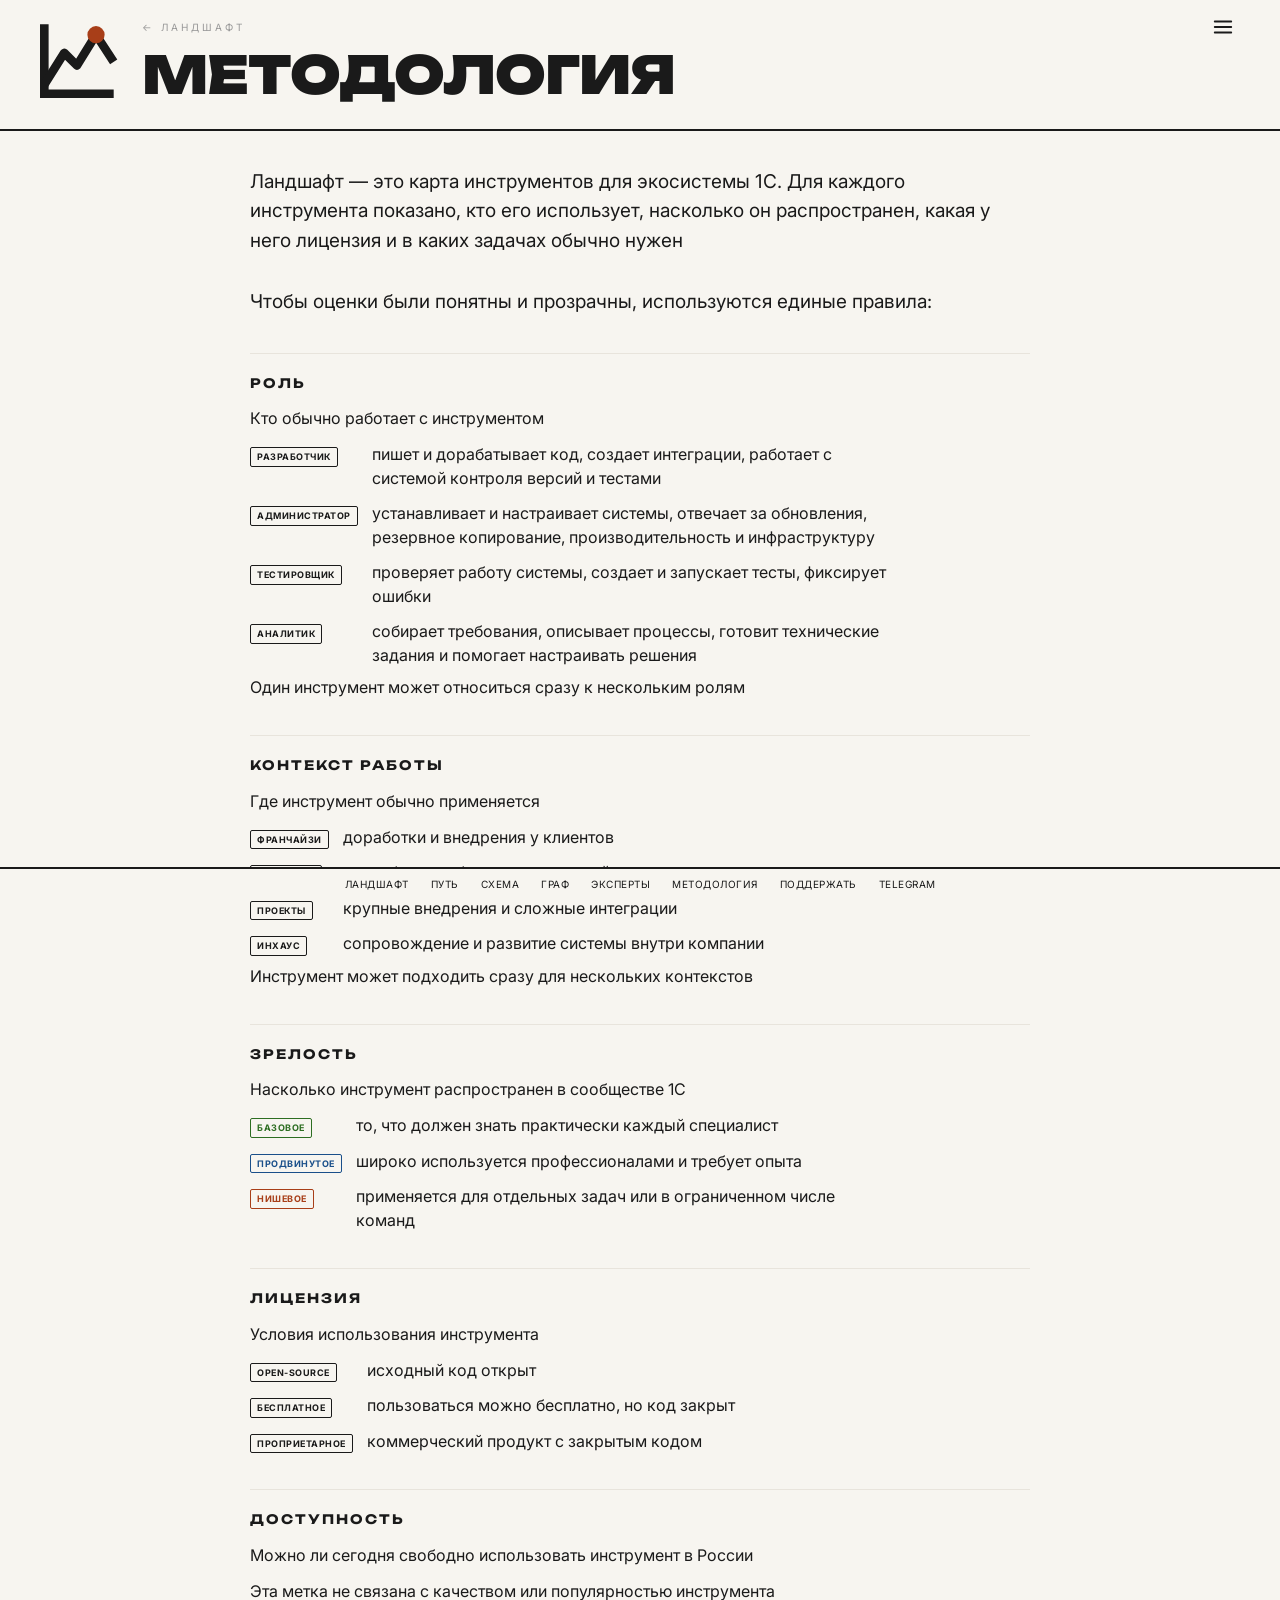
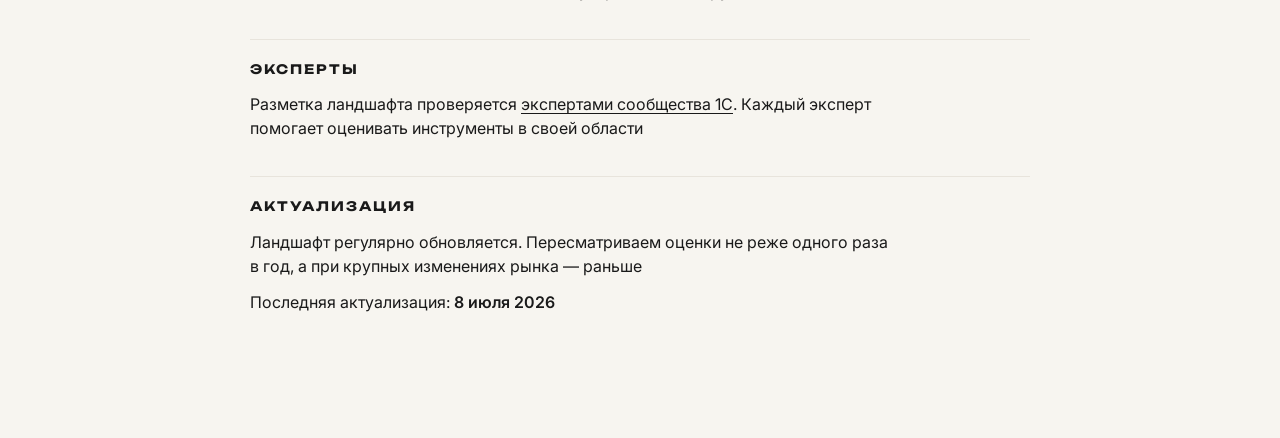
<file: app/methodology.html>
<!doctype html>
<html lang="ru">
    <head>
        <meta charset="utf-8" />
        <meta name="viewport" content="width=device-width, initial-scale=1" />
        <title>Методология · Ландшафт 1С</title>
        <script>
            // Тема до отрисовки — чтобы не мигало.
            (function () {
                try {
                    var t = localStorage.getItem("theme");
                    if (!t)
                        t = matchMedia("(prefers-color-scheme: dark)").matches
                            ? "dark"
                            : "light";
                    document.documentElement.dataset.theme = t;
                } catch (e) {}
            })();
        </script>
        <link rel="preconnect" href="https://fonts.googleapis.com" />
        <link rel="preconnect" href="https://fonts.gstatic.com" crossorigin />
        <link
            href="https://fonts.googleapis.com/css2?family=Unbounded:wght@400;700;900&family=Inter:wght@400;500;600;700&display=swap"
            rel="stylesheet"
        />
        <link rel="stylesheet" href="styles.css?v=416e3e99" />
        <link rel="icon" href="favicon.svg" type="image/svg+xml" />
        <link rel="apple-touch-icon" href="apple-touch-icon.png" />
        <meta
            name="description"
            content="Как размечен ландшафт технологий 1С: оси, правила разметки и принятие решений"
        />
        <link rel="canonical" href="https://landscape1c.ru/methodology.html" />
        <meta property="og:type" content="website" />
        <meta property="og:site_name" content="Ландшафт технологий 1С" />
        <meta
            property="og:title"
            content="Методология · Ландшафт технологий 1С"
        />
        <meta
            property="og:description"
            content="Как размечен ландшафт технологий 1С: оси, правила разметки и принятие решений"
        />
        <meta
            property="og:url"
            content="https://landscape1c.ru/methodology.html"
        />
        <meta
            property="og:image"
            content="https://landscape1c.ru/og-image.png"
        />
        <meta property="og:image:width" content="1200" />
        <meta property="og:image:height" content="630" />
        <meta name="twitter:card" content="summary_large_image" />
        <!-- Yandex.Metrika counter -->
        <script type="text/javascript">
            (function (m, e, t, r, i, k, a) {
                m[i] =
                    m[i] ||
                    function () {
                        (m[i].a = m[i].a || []).push(arguments);
                    };
                m[i].l = 1 * new Date();
                for (var j = 0; j < document.scripts.length; j++) {
                    if (document.scripts[j].src === r) {
                        return;
                    }
                }
                ((k = e.createElement(t)),
                    (a = e.getElementsByTagName(t)[0]),
                    (k.async = 1),
                    (k.src = r),
                    a.parentNode.insertBefore(k, a));
            })(
                window,
                document,
                "script",
                "https://mc.yandex.ru/metrika/tag.js?id=109810369",
                "ym",
            );

            ym(109810369, "init", {
                ssr: true,
                webvisor: true,
                clickmap: true,
                ecommerce: "dataLayer",
                referrer: document.referrer,
                url: location.href,
                accurateTrackBounce: true,
                trackLinks: true,
            });
        </script>
        <noscript
            ><div>
                <img
                    src="https://mc.yandex.ru/watch/109810369"
                    style="position: absolute; left: -9999px"
                    alt=""
                /></div
        ></noscript>
        <!-- /Yandex.Metrika counter -->
    </head>
    <body class="page-doc">
        <div class="topbar" id="topbar">
            <span class="topbar__brand"
                ><a
                    href="index.html"
                    style="text-decoration: none; color: inherit"
                    >Ландшафт</a
                ></span
            >
            <span
                class="topbar__search"
                style="font-size: 13px; color: #999; cursor: pointer"
                >Методология</span
            >
        </div>

        <header class="masthead">
            <div class="masthead__main">
                <p class="kicker">
                    <a href="index.html" class="back">← Ландшафт</a>
                </p>
                <h1 class="title">Методология</h1>
            </div>
        </header>

        <main class="page doc">
            <p class="lead">
                Ландшафт — это карта инструментов для экосистемы 1С. Для каждого
                инструмента показано, кто его использует, насколько он
                распространен, какая у него лицензия и в каких задачах обычно
                нужен
            </p>
            <p class="lead">
                Чтобы оценки были понятны и прозрачны, используются единые
                правила:
            </p>

            <section>
                <h2>Роль</h2>
                <p>Кто обычно работает с инструментом</p>
                <div class="axis">
                    <span class="badge badge--ghost">разработчик</span
                    ><span class="axis__desc"
                        >пишет и дорабатывает код, создает интеграции, работает
                        с системой контроля версий и тестами</span
                    >
                    <span class="badge badge--ghost">администратор</span
                    ><span class="axis__desc"
                        >устанавливает и настраивает системы, отвечает за
                        обновления, резервное копирование, производительность и
                        инфраструктуру</span
                    >
                    <span class="badge badge--ghost">тестировщик</span
                    ><span class="axis__desc"
                        >проверяет работу системы, создает и запускает тесты,
                        фиксирует ошибки</span
                    >
                    <span class="badge badge--ghost">аналитик</span
                    ><span class="axis__desc"
                        >собирает требования, описывает процессы, готовит
                        технические задания и помогает настраивать решения</span
                    >
                </div>
                <p>Один инструмент может относиться сразу к нескольким ролям</p>
            </section>

            <section>
                <h2>Контекст работы</h2>
                <p>Где инструмент обычно применяется</p>
                <div class="axis">
                    <span class="badge badge--ghost">франчайзи</span
                    ><span class="axis__desc"
                        >доработки и внедрения у клиентов</span
                    >
                    <span class="badge badge--ghost">продукты</span
                    ><span class="axis__desc"
                        >разработка собственных решений</span
                    >
                    <span class="badge badge--ghost">проекты</span
                    ><span class="axis__desc"
                        >крупные внедрения и сложные интеграции</span
                    >
                    <span class="badge badge--ghost">инхаус</span
                    ><span class="axis__desc"
                        >сопровождение и развитие системы внутри компании</span
                    >
                </div>
                <p>
                    Инструмент может подходить сразу для нескольких контекстов
                </p>
            </section>
            <section>
                <h2>Зрелость</h2>
                <p>Насколько инструмент распространен в сообществе 1С</p>
                <div class="axis">
                    <span class="badge badge--mat" data-mat="базовое"
                        >базовое</span
                    ><span class="axis__desc"
                        >то, что должен знать практически каждый
                        специалист</span
                    >
                    <span class="badge badge--mat" data-mat="продвинутое"
                        >продвинутое</span
                    ><span class="axis__desc"
                        >широко используется профессионалами и требует
                        опыта</span
                    >
                    <span class="badge badge--mat" data-mat="нишевое"
                        >нишевое</span
                    ><span class="axis__desc"
                        >применяется для отдельных задач или в ограниченном
                        числе команд</span
                    >
                </div>
            </section>
            <section>
                <h2>Лицензия</h2>
                <p>Условия использования инструмента</p>
                <div class="axis">
                    <span class="badge badge--ghost">open-source</span
                    ><span class="axis__desc">исходный код открыт</span>
                    <span class="badge badge--ghost">бесплатное</span
                    ><span class="axis__desc"
                        >пользоваться можно бесплатно, но код закрыт</span
                    >
                    <span class="badge badge--ghost">проприетарное</span
                    ><span class="axis__desc"
                        >коммерческий продукт с закрытым кодом</span
                    >
                </div>
            </section>
            <section>
                <h2>Доступность</h2>
                <p>
                    Можно ли сегодня свободно использовать инструмент в России
                </p>
                <p>
                    Эта метка не связана с качеством или популярностью
                    инструмента
                </p>
            </section>

            <section id="expert-council">
                <h2>Эксперты</h2>
                <p>
                    Разметка ландшафта проверяется
                    <a href="council.html">экспертами сообщества 1С</a>. Каждый
                    эксперт помогает оценивать инструменты в своей области
                </p>
            </section>

            <section>
                <h2>Актуализация</h2>
                <p>
                    Ландшафт регулярно обновляется. Пересматриваем оценки не
                    реже одного раза в год, а при крупных изменениях рынка —
                    раньше
                </p>
                <p>
                    Последняя актуализация:
                    <strong id="updated">10 июня 2026</strong>
                </p>
            </section>
        </main>

        <footer class="foot">
            <nav class="foot__links"></nav>
        </footer>

        <script src="data.js?v=7fef5c5a"></script>
        <script src="nav.js?v=e707cea1"></script>
        <script>
            // Дата последней актуализации берется из data.js (фактически — дата правки данных)
            var u = window.LANDSCAPE && window.LANDSCAPE.updated;
            if (u) document.getElementById("updated").textContent = u;
        </script>
    </body>
</html>
</file>
<file: app/styles.css>
/* ── Ландшафт технологий 1С — Swiss Grid ──────────────────────────
   Строгий типографский стиль: сетка, рамки, чёрно-белая база.
   Имена классов и CSS-переменных сохранены — на них завязан app.js
   (и editor.css переиспользует эти же переменные). */

:root {
    --paper: #f7f5f0; /* фон страницы */
    --paper-2: #e8e4dc; /* светлый фон / разделитель */
    --card: #ffffff; /* белый: сайдбар, шапки, модалка */
    --ink: #1a1a1a; /* текст и жирные рамки */
    --ink-soft: #666666; /* приглушённый текст */
    --line: #e8e4dc; /* тонкие разделители */
    --line-strong: #1a1a1a;
    --card-line: #d4cfc7; /* граница карточек */
    --edge: #c8c3bb; /* усиленные края: сайдбар, гост-бейджи */
    --num: #e0dbd0; /* декоративные крупные цифры */
    --hover: #faf8f3; /* фон при наведении (карточки, чипы) */
    --sidebar: #f7f5f0; /* фон сайдбара */

    /* акцент в Swiss-стиле не нужен — иерархия через вес и размер.
     Переменные сохранены для совместимости с editor.css. */
    --accent: #1a1a1a;
    --accent-deep: #1a1a1a;
    --accent-soft: #e8e4dc;

    /* зрелость — только цвет текста/рамки бейджа */
    --m-base: #2d6e22; /* базовое */
    --m-adv: #1a4f8a; /* продвинутое */
    --m-niche: #a83e18; /* нишевое */
    /* фирменный акцент (точка знака, «выбрано», «освоено»). Сейчас совпадает
     с «нишевым», но красим через --brand — развести можно одной строкой */
    --brand: var(--m-niche);

    --display: "Unbounded", sans-serif;
    --body: "Inter", sans-serif;
    --mono: "Inter", sans-serif;

    /* Единый «рамочный» отступ страницы графа: вокруг холста со всех сторон
     (бок, низ) одинаковый. Меняем в одном месте — едет везде. */
    --frame-gap: clamp(16px, 3vw, 24px);
}

/* ── Тёмная тема (data-theme="dark" на <html>) ──── */
:root[data-theme="dark"] {
    --paper: #1c1917; /* фон страницы */
    --paper-2: #322a26; /* светлый фон / разделитель */
    --card: #28211e; /* карточки, шапки категорий, модалка */
    --sidebar: #211c19; /* фон сайдбара */
    --ink: #dcd0bc; /* основной текст — молочный, не бело-белый */
    --ink-soft: #8a7f76; /* приглушённый текст */
    --line: #3a312c; /* тонкие разделители */
    --line-strong: #c8b89a; /* сильные границы (тёплый светлый) */
    --card-line: #3a312c; /* границы карточек */
    --edge: #3a312c; /* края сайдбара, гост-бейджи */
    --num: #2e2520; /* декоративная цифра «63» */
    --hover: #322a26; /* фон при наведении */
    --m-base: #5aaa40; /* базовое */
    --m-adv: #4a8acc; /* продвинутое */
    --m-niche: #e06030; /* нишевое */
}

* {
    box-sizing: border-box;
}

body {
    margin: 0;
    font-family: var(--body);
    color: var(--ink);
    background: var(--paper);
    line-height: 1.5;
    -webkit-font-smoothing: antialiased;
    padding-bottom: 48px; /* место под фиксированный подвал */
}

a {
    color: var(--ink);
    text-underline-offset: 3px;
}

/* ── Хедер ───────────────────────────────── */
.masthead {
    position: relative;
    display: grid;
    grid-template-columns: 1fr auto;
    align-items: end;
    gap: 24px;
    padding: 20px clamp(20px, 4vw, 40px) 28px;
    border-bottom: 2px solid var(--ink);
    background: var(--paper);
}

/* ── Кнопка меню (бургер) ─────────────────── */
.menu-toggle {
    /* по вертикали — на строке кикера (надзаголовка): паддинг шапки 20px + центр кикера */
    position: absolute;
    top: 10px;
    right: clamp(20px, 4vw, 40px); /* крайний справа */
    width: 34px;
    height: 34px;
    display: grid;
    place-items: center;
    padding: 0;
    background: transparent;
    border: none;
    border-radius: 0;
    color: var(--ink);
    cursor: pointer;
    transition: color 0.12s ease;
}
.menu-toggle:hover {
    color: var(--ink-soft);
}
.menu-toggle svg {
    width: 22px;
    height: 22px;
    display: block;
}

/* ── Свёрнутая верхняя строка (появляется при прокрутке) ── */
.topbar {
    position: fixed;
    top: 0;
    left: 0;
    right: 0;
    z-index: 30;
    height: 52px;
    display: flex;
    align-items: center;
    gap: 16px;
    padding: 0 clamp(20px, 4vw, 40px);
    background: var(--paper);
    border-bottom: 2px solid var(--ink);
    transform: translateY(-100%);
    transition: transform 0.18s ease;
}
.topbar.is-visible {
    transform: translateY(0);
}
.topbar__brand {
    font-family: var(--display);
    font-weight: 900;
    text-transform: uppercase;
    letter-spacing: -1px;
    font-size: 18px;
    flex: none;
    cursor: pointer;
    user-select: none;
}
/* ── Знак проекта (вставляет nav.js) ────── */
.logo-mark {
    color: var(--ink);
    flex: none;
    cursor: pointer;
}
.logo-mark__acc {
    fill: var(--brand);
}
.topbar__brand .logo-mark {
    width: 18px;
    height: 18px;
    vertical-align: -2px;
    margin-right: 9px;
}
/* В большой шапке знак — колонкой слева от надписи, во всю ее высоту */
.masthead.has-mark {
    grid-template-columns: auto 1fr auto;
}
/* Высота знака = кикер (12px + отступ 14px) + заголовок; от верха кикера
   до низа заголовка. stretch нельзя: ширина auto зацикливает грид-раскладку */
.logo-mark--mast {
    align-self: start;
    height: calc(clamp(22px, 4.6vw, 52px) + 26px);
    width: auto;
}
/* В мобильной прилепленной шапке знаку не хватает места */
@media (max-width: 720px) {
    .topbar .logo-mark {
        display: none;
    }
}
.topbar__search {
    flex: 1;
    min-width: 0;
}
.topbar__search input {
    width: min(420px, 100%);
    font-family: var(--body);
    font-size: 13px;
    padding: 7px 12px;
    background: transparent;
    border: 1.5px solid var(--ink);
    border-radius: 0;
    color: var(--ink);
}
.topbar__search input:focus {
    outline: none;
}
.topbar .menu-toggle {
    position: static;
    flex: none;
}

/* ── Меню-бургер ──────────────────────────── */
.menu {
    position: fixed;
    top: 54px;
    right: clamp(12px, 4vw, 40px);
    z-index: 40;
    display: none;
}
.menu.is-open {
    display: block;
}
.menu__panel {
    min-width: 232px;
    padding: 8px;
    background: var(--card);
    border: 1.5px solid var(--ink);
    box-shadow: 4px 4px 0 var(--ink);
    display: flex;
    flex-direction: column;
    gap: 1px;
}
/* строки меню — ссылки, поле темы и пункты списка темы выглядят одинаково */
.menu__panel a,
.menu__theme-head,
.menu__theme-list button {
    font-family: var(--body);
    font-size: 14px;
    font-weight: 600;
    color: var(--ink);
    text-decoration: none;
    text-align: left;
    padding: 9px 12px;
    background: transparent;
    border: none;
    cursor: pointer;
    width: 100%;
}
.menu__panel a:hover,
.menu__theme-head:hover,
.menu__theme-list button:hover {
    background: var(--hover);
}
.menu__sep {
    height: 1px;
    background: var(--line);
    margin: 6px 4px;
}

/* Поле выбора темы — раскрывается списком из 3 вариантов */
.menu__theme-head {
    display: flex;
    align-items: center;
    justify-content: space-between;
    gap: 10px;
}
.menu__theme-cur {
    margin-left: auto;
    color: var(--ink-soft);
    font-weight: 500;
    font-size: 13px;
}
.menu__theme-head::after {
    content: "▾";
    font-size: 11px;
    color: var(--ink-soft);
    transition: transform 0.15s ease;
}
.menu__theme-head[aria-expanded="true"]::after {
    transform: rotate(180deg);
}
.menu__theme-list {
    display: flex;
    flex-direction: column;
}
.menu__theme-list[hidden] {
    display: none;
}
.menu__theme-list button {
    font-size: 13px;
    color: var(--ink-soft);
    padding-left: 24px;
}
.menu__theme-list button[aria-pressed="true"] {
    color: var(--ink);
}
.menu__theme-list button[aria-pressed="true"]::after {
    content: " ✓";
}
.masthead__main {
    min-width: 0;
}
.kicker {
    font-size: 10px;
    letter-spacing: 3px;
    text-transform: uppercase;
    color: #999;
    margin: 0 0 14px;
}
.title {
    font-family: var(--display);
    font-weight: 900;
    text-transform: uppercase;
    letter-spacing: -1px;
    white-space: nowrap;
    font-size: clamp(22px, 4.6vw, 52px);
    line-height: 1;
    margin: 0;
    color: var(--ink);
}
/* Поиск живет в строке над доской (рядом со счетчиком «191 из 191»);
   на мобильном скрыт — там поиск в прилепленной шапке. Отрицательный отступ
   слева — на внутренний паддинг и рамку поля, чтобы текст в поле стоял
   в одну линию с текстом доски под ним. */
.content__bar .search {
    flex: 1;
    margin-left: -13.5px;
}
.content__bar .search input {
    width: min(460px, 100%);
    padding: 7px 12px;
}
@media (max-width: 720px) {
    .content__bar .search {
        display: none;
    }
}
/* В узких окнах «технологий» не влезает (знак + счетчик справа) —
   заголовок сокращается до «Ландшафт 1С». */
@media (max-width: 1280px) {
    .title__mid {
        display: none;
    }
}

.search input {
    width: min(420px, 100%);
    font-family: var(--body);
    font-size: 13px;
    padding: 10px 14px;
    background: transparent;
    border: 1.5px solid var(--ink);
    border-radius: 0;
    color: var(--ink);
    transition:
        box-shadow 0.12s ease,
        transform 0.12s ease;
}
.search input:focus {
    outline: none;
    box-shadow: 4px 4px 0 var(--ink);
    transform: translate(-2px, -2px);
}

.masthead__num {
    font-family: var(--display);
    font-weight: 900;
    font-size: clamp(56px, 9vw, 96px);
    line-height: 0.8;
    color: var(--num);
    align-self: end;
    user-select: none;
}
@media (max-width: 560px) {
    .masthead {
        grid-template-columns: 1fr;
    }
    .masthead__num {
        display: none;
    }
}

/* ── Тело: сайдбар + контент ─────────────── */
.body {
    display: flex;
    align-items: stretch;
}

.filters {
    width: 180px;
    flex: none;
    background: var(--sidebar);
    border-right: 1.5px solid var(--edge);
    position: sticky;
    top: 52px; /* под свёрнутой верхней строкой */
    align-self: flex-start;
    max-height: calc(100vh - 52px);
    overflow-y: auto;
}
@media (max-width: 720px) {
    .body {
        flex-direction: column;
    }
    .filters {
        width: 100%;
        border-right: none;
        border-bottom: 1.5px solid var(--ink);
        position: static;
        max-height: none;
        overflow: visible;
    }
}

/* ── Сайдбар: фильтры строками ────────────── */
.fgroup {
    padding: 14px 0;
    border-bottom: 1px solid var(--line);
}
.fgroup:last-child {
    border-bottom: none;
}
.fgroup__head {
    font-size: 9px;
    letter-spacing: 2px;
    text-transform: uppercase;
    color: #999;
    margin: 0 0 8px;
    padding: 0 16px;
}
.chips {
    display: block;
}
.chip {
    position: relative;
    display: block;
    width: 100%;
    text-align: left;
    font-family: var(--body);
    font-size: 12px;
    font-weight: 500;
    padding: 6px 16px 6px 16px;
    background: none;
    border: none;
    color: var(--ink);
    cursor: pointer;
    transition: background 0.1s ease;
}
.chip:hover {
    background: var(--hover);
}
.chip[aria-pressed="true"] {
    font-weight: 700;
    padding-right: 30px;
}
/* индикатор выбранного: вертикальная черта фирменным терракотом (как скобка
   аналогов на «Пути») + крестик-сброс справа */
.chip[aria-pressed="true"]::before {
    content: "";
    position: absolute;
    left: 7px;
    top: 5px;
    bottom: 5px;
    width: 2px;
    background: var(--brand);
}
.chip[aria-pressed="true"]::after {
    content: "✕";
    position: absolute;
    right: 12px;
    top: 50%;
    transform: translateY(-50%);
    font-size: 10px;
    line-height: 1;
    color: var(--ink-soft);
}
.chip[aria-pressed="true"]:hover::after {
    color: var(--ink);
}

/* ── Онбординг: цепочка тултипов при первом визите (onboarding.js) ── */
/* Затемнение с «дыркой» над целью: box-shadow закрывает всё, кроме прямоугольника.
   pointer-events:none — цель под дыркой остается кликабельной (карточка, подвал). */
.onb-hole {
    position: fixed;
    z-index: 58;
    pointer-events: none;
    box-shadow: 0 0 0 9999px rgba(0, 0, 0, 0.62);
}
/* Swiss Grid бабл: без скруглений и рамок. Светлый в светлой теме, темный — в темной. */
.onb {
    --onb-bg: #f7f5f0;
    --onb-fg: #1a1a1a;
    --onb-muted: #7a7065;
    --onb-count: #999;
    --onb-btn-bg: #1a1a1a;
    --onb-btn-fg: #f7f5f0;
    --onb-opt-border: #d6cfc2;
    position: fixed;
    z-index: 60;
    width: 320px;
    max-width: calc(100vw - 24px);
    padding: 18px 20px;
    background: var(--onb-bg);
    color: var(--onb-fg);
    border: none;
    border-radius: 0;
    box-shadow: 0 16px 44px rgba(0, 0, 0, 0.45);
}
:root[data-theme="dark"] .onb {
    --onb-bg: #38322b; /* заметно светлее фона — не сливается с затемнением */
    --onb-fg: #f7f5f0;
    --onb-muted: #b3a594;
    --onb-count: #8a7f76;
    --onb-btn-bg: #f7f5f0;
    --onb-btn-fg: #1a1a1a;
    --onb-opt-border: #5c5349;
}
/* Широкий бабл для шагов с кнопками — чтобы значения встали в один ряд */
.onb.is-wide {
    width: 480px;
}
/* Стрелка-указатель — треугольник цвета бабла */
.onb::after {
    content: "";
    position: absolute;
    width: 0;
    height: 0;
    border: 8px solid transparent;
}
.onb.is-left::after {
    left: -8px;
    top: 24px;
    border-left-width: 0;
    border-right-color: var(--onb-bg);
}
.onb.is-up::after {
    top: -8px;
    left: 26px;
    border-top-width: 0;
    border-bottom-color: var(--onb-bg);
}
.onb.is-down::after {
    bottom: -8px;
    left: 50%;
    margin-left: -8px;
    border-bottom-width: 0;
    border-top-color: var(--onb-bg);
}
.onb__q {
    margin: 0 0 8px;
    font-family: var(--display);
    font-weight: 700;
    font-size: 13px;
    text-transform: uppercase;
    letter-spacing: 1px;
    line-height: 1.3;
    color: var(--onb-fg);
}
.onb__text {
    margin: 0 0 14px;
    font-family: var(--body);
    font-size: 11px;
    line-height: 1.5;
    color: var(--onb-muted);
}
.onb__opts {
    display: flex;
    flex-wrap: nowrap;
    gap: 6px;
    margin-bottom: 14px;
}
.onb__opt {
    padding: 5px 11px;
    font-family: var(--body);
    font-size: 11px;
    white-space: nowrap;
    background: transparent;
    border: 1px solid var(--onb-opt-border);
    border-radius: 0;
    color: var(--onb-fg);
    cursor: pointer;
}
.onb__opt:hover {
    border-color: var(--onb-fg);
}
.onb__opt[aria-pressed="true"] {
    background: var(--onb-fg);
    color: var(--onb-bg);
    border-color: var(--onb-fg);
    font-weight: 700;
}
.onb__foot {
    display: flex;
    align-items: center;
    justify-content: space-between;
    gap: 10px;
}
.onb__foot-r {
    display: flex;
    align-items: center;
    gap: 12px;
}
.onb__count {
    font-family: var(--body);
    font-size: 10px;
    letter-spacing: 1px;
    color: var(--onb-count);
}
.onb__skip {
    padding: 0;
    background: none;
    border: none;
    font-family: var(--body);
    font-size: 10px;
    color: var(--onb-count);
    cursor: pointer;
}
.onb__skip:hover {
    color: var(--onb-muted);
}
.onb__next {
    padding: 6px 14px;
    background: var(--onb-btn-bg);
    color: var(--onb-btn-fg);
    border: none;
    border-radius: 0;
    font-family: var(--body);
    font-weight: 700;
    font-size: 10px;
    text-transform: uppercase;
    letter-spacing: 0.5px;
    cursor: pointer;
}
.onb__next:hover {
    opacity: 0.85;
}

/* На узком экране сайдбар уезжает наверх — фильтры горизонтально, чипы тегами.
   Метка оси встаёт в одну строку с чипами. */
@media (max-width: 720px) {
    .fgroup {
        display: flex;
        align-items: baseline;
        gap: 6px 12px;
        flex-wrap: wrap;
        padding: 9px clamp(16px, 3vw, 24px);
    }
    .fgroup__head {
        display: none;
    }
    .chips {
        flex: 1 1 0;
        min-width: 0;
        display: flex;
        flex-wrap: wrap;
        gap: 6px;
    }
    .chip {
        display: inline-block;
        width: auto;
        padding: 5px 11px;
        border: 1px solid var(--line-strong);
        border-left: 1px solid var(--line-strong);
        border-radius: 0;
    }
    .chip:hover {
        background: var(--paper-2);
    }
    .chip[aria-pressed="true"] {
        background: var(--ink);
        color: var(--paper);
        border-color: var(--ink);
        font-weight: 600;
        padding: 5px 11px; /* перебить десктопный отступ под крестик */
    }
    .chip[aria-pressed="true"]::before,
    .chip[aria-pressed="true"]::after {
        content: none;
    } /* на мобильном — закрашенный тег без черты/крестика */
}

/* ── Контент ─────────────────────────────── */
.content {
    flex: 1;
    min-width: 0;
    background: var(--paper);
}

.content__bar {
    display: flex;
    align-items: center;
    gap: 16px;
    padding: 13px clamp(16px, 3vw, 24px);
    min-height: 46px;
    border-bottom: 1px solid var(--line);
}
/* Строка-пояснение над доской (показ результатов без отборов) */
.note {
    margin: 0;
    padding: 12px clamp(16px, 3vw, 24px) 0;
    font-size: 13px;
    color: var(--ink-soft);
}
.note[hidden] {
    display: none;
}
.count {
    font-size: 11px;
    letter-spacing: 1px;
    text-transform: uppercase;
    color: #999;
}
.reset {
    font-size: 11px;
    letter-spacing: 1px;
    text-transform: uppercase;
    cursor: pointer;
    background: none;
    border: none;
    color: var(--ink);
    text-decoration: underline;
    text-underline-offset: 3px;
    padding: 0;
}
/* Счётчик и сброс, продублированные в прилипающей верхней строке */
.topbar .count,
.topbar .reset {
    flex: none;
    white-space: nowrap;
}
.topbar .count {
    letter-spacing: 0.5px;
}
@media (max-width: 600px) {
    .topbar .count,
    .topbar .reset {
        display: none;
    }
} /* на мобильном дубль не показываем */

/* ── Блоки (группы категорий) ────────────── */
.block__head {
    padding: 34px clamp(16px, 3vw, 24px) 10px;
}
.board > .block__head:first-child {
    padding-top: 6px;
}
.block__name {
    font-family: var(--display);
    font-weight: 900;
    font-size: clamp(20px, 2.6vw, 28px);
    letter-spacing: 0.5px;
    color: var(--ink);
}

/* ── Категории ───────────────────────────── */
.board {
    counter-reset: cat;
}
.cat {
    counter-increment: cat;
}
.cat:not(:last-child) {
    margin-bottom: 14px;
} /* отступ между разделами (фон сетки) */
.cat__head {
    display: flex;
    align-items: center;
    gap: 16px;
    padding: 14px clamp(16px, 3vw, 24px);
    background: var(--card);
    border-bottom: 2px solid var(--ink); /* категория читается как блок */
    position: sticky;
    top: 52px;
    z-index: 3; /* под свёрнутой верхней строкой */
}
.cat__head::before {
    content: counter(cat, decimal-leading-zero);
    font-family: var(--display);
    font-weight: 900;
    font-size: 32px;
    color: #888;
    line-height: 1;
    flex: none; /* как текст описания — виден в обеих темах */
}
.cat__title {
    display: flex;
    flex-direction: column;
    gap: 3px;
}
.cat__block {
    /* блок — виден в залипшей шапке при прокрутке */
    font-family: var(--display);
    font-weight: 700;
    font-size: 10px;
    text-transform: uppercase;
    letter-spacing: 1.5px;
    color: #999;
    line-height: 1;
}
.cat__name {
    font-family: var(--display);
    font-weight: 700;
    font-size: 13px;
    text-transform: uppercase;
    letter-spacing: 2px;
    margin: 0;
}
.cat__num {
    margin-left: auto;
    font-size: 11px;
    color: #999;
}

/* ── Подкатегория: нумерованный подзаголовок 01.1 / 01.2 ── */
.subcat__head {
    margin: 0; /* у <p> есть браузерный отступ — он и давал зазоры */
    padding: 8px clamp(16px, 3vw, 24px);
    background: var(--card);
    border-top: 1px solid var(--card-line);
    border-bottom: 1px solid var(--card-line);
    font-family: var(--display);
    font-weight: 700;
    font-size: 11px;
    text-transform: uppercase;
    letter-spacing: 2px;
    color: #777;
    /* липнет вплотную под шапкой категории; ее высота плавает (имя в 1-2 строки),
       поэтому офсет меряет app.js и кладет в --subtop на .cat */
    position: sticky;
    top: var(--subtop, 114px);
    z-index: 2;
}
/* первый подзаголовок — сразу под чёрной линией категории, своя верхняя не нужна */
.cat__head + .subcat__head {
    border-top: none;
}
/* после сетки — совмещаем верхнюю линию с нижней рамкой карточек (не двоим) */
.cards + .subcat__head {
    margin-top: -1px;
}

/* ── Сетка карточек: 3 колонки ───────────── */
.cards {
    display: grid;
    grid-template-columns: repeat(3, 1fr);
}
.card {
    display: flex;
    align-items: flex-start;
    gap: 16px;
    text-align: left;
    font-family: var(--body);
    color: var(--ink);
    background: var(--card);
    cursor: pointer; /* белая карточка на тёплом фоне сетки */
    border: none;
    border-right: 1px solid var(--card-line);
    border-bottom: 1px solid var(--card-line);
    padding: 18px;
    transition: background 0.12s ease;
}
.card:nth-child(3n) {
    border-right: none;
}
.card:hover {
    background: var(--hover);
}

/* левая колонка — крупный логотип без подложки */
.card__media {
    flex: none;
}
.card__logo {
    width: 48px;
    height: 48px;
    display: grid;
    place-items: center;
}
.card__logo img {
    max-width: 100%;
    max-height: 100%;
    object-fit: contain;
}
/* монохромные (чёрные) лого: в тёмной теме инвертируем по флагу logoInvert в data.js */
:root[data-theme="dark"] img.is-invert {
    filter: invert(1);
}
.card__logo--ph {
    width: 48px;
    height: 48px;
    border-radius: 2px;
    border: 1px solid var(--line);
    font-size: 14px;
    font-weight: 700;
    color: #bbb;
}

/* правая колонка — название, описание, бейджи */
.card__body {
    flex: 1;
    min-width: 0;
    display: flex;
    flex-direction: column;
    gap: 8px;
}
.card__name {
    font-family: var(--body);
    font-weight: 700;
    font-size: 13px;
    line-height: 1.25;
    min-width: 0;
    overflow-wrap: break-word;
}
.card__desc {
    font-size: 11px;
    color: #888;
    line-height: 1.5;
}
.card__meta {
    display: flex;
    flex-wrap: wrap;
    gap: 5px;
    margin-top: 2px;
}

@media (max-width: 1040px) {
    .cards {
        grid-template-columns: repeat(2, 1fr);
    }
    .card:nth-child(3n) {
        border-right: 1px solid var(--card-line);
    }
    .card:nth-child(2n) {
        border-right: none;
    }
}
@media (max-width: 560px) {
    .cards {
        grid-template-columns: 1fr;
    }
    .card,
    .card:nth-child(3n),
    .card:nth-child(2n) {
        border-right: none;
    }
}

/* ── Бейджи: только рамка ────────────────── */
.badge {
    display: inline-block;
    font-family: var(--body);
    font-size: 9px;
    font-weight: 700;
    letter-spacing: 0.5px;
    text-transform: uppercase;
    padding: 2px 6px;
    border-radius: 2px;
    border: 1px solid transparent;
}
.badge:empty {
    display: none;
}
.badge--mat {
    /* зрелость — рамка с цветом, без заливки */
    background: transparent;
    color: var(--mat, var(--ink));
    border-color: var(--mat, var(--ink));
}
.badge--ghost {
    /* происхождение/лицензия/роли/контекст — только рамка */
    background: transparent;
    color: #888;
    border-color: var(--edge);
}

[data-mat="базовое"] {
    --mat: var(--m-base);
}
[data-mat="продвинутое"] {
    --mat: var(--m-adv);
}
[data-mat="нишевое"] {
    --mat: var(--m-niche);
}

.empty {
    padding: 48px clamp(16px, 3vw, 24px);
    max-width: 560px;
}
.empty__title {
    font-family: var(--display);
    font-weight: 700;
    font-size: 18px;
    margin: 0 0 8px;
    color: var(--ink);
}
.empty__text {
    font-size: 13px;
    color: var(--ink-soft);
    line-height: 1.55;
    margin: 0 0 18px;
}
.empty__btn {
    display: inline-block;
    font-family: var(--body);
    font-weight: 600;
    font-size: 12px;
    letter-spacing: 0.5px;
    padding: 9px 16px;
    border: 1.5px solid var(--ink);
    border-radius: 0;
    color: var(--ink);
    text-decoration: none;
    transition:
        background 0.12s ease,
        color 0.12s ease;
}
.empty__btn:hover {
    background: var(--ink);
    color: var(--paper);
}
.empty__actions {
    display: flex;
    gap: 10px;
    flex-wrap: wrap;
}
/* Запасной путь (письмо) — приглушенная рамка */
.empty__btn--ghost {
    border-color: var(--edge);
    color: var(--ink-soft);
}

/* ── Модалка карточки ────────────────────── */
.detail {
    border: 1.5px solid var(--ink);
    border-radius: 0;
    padding: 0;
    max-width: 720px;
    width: calc(100% - 32px);
    max-height: calc(100dvh - 32px);
    overflow: hidden; /* высота ограничена — скроллит внутренний контент */
    background: var(--card);
    color: var(--ink);
    box-shadow: 8px 8px 0 var(--ink); /* фирменная жёсткая тень, как у поиска/бургера */
}
/* плавное появление модалки и затемнения */
.detail[open] {
    animation: detail-in 0.16s ease both;
}
.detail[open]::backdrop {
    animation: backdrop-in 0.16s ease both;
}
@keyframes detail-in {
    from {
        opacity: 0;
        transform: translateY(8px) scale(0.98);
    }
    to {
        opacity: 1;
        transform: none;
    }
}
@keyframes backdrop-in {
    from {
        opacity: 0;
    }
    to {
        opacity: 1;
    }
}
.detail::backdrop {
    background: rgba(26, 26, 22, 0.4);
}
/* Колонка: шапка и подвал зафиксированы, середина прокручивается */
.detail__body {
    position: relative;
    display: flex;
    flex-direction: column;
    max-height: calc(100dvh - 32px);
}

/* Шапка — закреплена сверху; при скролле схлопывается (класс is-compact) */
.detail__head {
    position: relative;
    flex: none;
    display: flex;
    align-items: center;
    gap: 16px;
    padding: 26px clamp(20px, 4vw, 32px) 20px;
    border-bottom: 1px solid var(--line);
    transition: padding 0.15s ease;
}
.detail__logo {
    width: 52px;
    height: 52px;
    flex: none;
    display: grid;
    place-items: center;
    transition:
        width 0.15s ease,
        height 0.15s ease;
}
.detail__logo img {
    max-width: 100%;
    max-height: 100%;
    object-fit: contain;
}
.detail__logo--ph {
    width: 52px;
    height: 52px;
    border-radius: 2px;
    border: 1px solid var(--line);
    font-size: 15px;
    font-weight: 700;
    color: #bbb;
}
.detail__headtext {
    min-width: 0;
}
.detail__title {
    font-family: var(--display);
    font-weight: 900;
    font-size: 19px;
    text-transform: uppercase;
    letter-spacing: -0.5px;
    margin: 0 0 4px;
    line-height: 1.05;
    overflow-wrap: break-word;
}
.detail__sub {
    font-size: 11px;
    color: #999;
    text-transform: uppercase;
    letter-spacing: 1px;
    margin: 0 0 10px;
}
.detail__badges {
    display: flex;
    flex-wrap: wrap;
    gap: 6px;
}

/* Узкая закрепленная шапка при прокрутке: мелкое лого, без подзаголовка, чипсы остаются */
.detail__head.is-compact {
    padding-top: 13px;
    padding-bottom: 12px;
}
.detail__head.is-compact .detail__logo,
.detail__head.is-compact .detail__logo--ph {
    width: 34px;
    height: 34px;
}
.detail__head.is-compact .detail__logo--ph {
    font-size: 12px;
}
.detail__head.is-compact .detail__sub,
.detail__head.is-compact .detail__badges {
    display: none;
}
.detail__head.is-compact .detail__title {
    font-size: 16px;
    margin-bottom: 0;
}

/* Прокручиваемая середина: контент + подвал (шапка остается закрепленной) */
.detail__scroll {
    flex: 1 1 auto;
    min-height: 0;
    overflow-y: auto;
}
.detail__content {
    padding: 22px clamp(20px, 4vw, 32px);
}

.detail__row {
    margin: 0 0 18px;
}
.detail__row:last-child {
    margin-bottom: 0;
}
.detail__row h3 {
    font-size: 9px;
    letter-spacing: 2px;
    text-transform: uppercase;
    color: #999;
    margin: 0 0 7px;
}
.detail__row p {
    margin: 0;
    font-size: 14px;
    line-height: 1.55;
}
.detail__list {
    margin: 0;
    padding-left: 18px;
}
.detail__list li {
    margin-bottom: 6px;
    font-size: 13.5px;
}
.detail__tags {
    display: flex;
    flex-wrap: wrap;
    gap: 6px;
}

/* Связанные карточки — квадратные кнопки с лого */
.detail__rels {
    display: flex;
    flex-wrap: wrap;
    gap: 7px;
}
.detail__rel {
    display: inline-flex;
    align-items: center;
    gap: 7px;
    font-family: var(--body);
    font-size: 12px;
    font-weight: 600;
    padding: 6px 11px;
    border: 1px solid var(--card-line);
    border-radius: 0;
    background: #f0ede8;
    color: var(--ink);
    cursor: pointer;
    transition:
        background 0.12s ease,
        color 0.12s ease,
        border-color 0.12s ease;
}
.detail__rel-logo {
    width: 18px;
    height: 18px;
    flex: none;
    object-fit: contain; /* лого — на самом img, сохраняем пропорции */
    display: grid;
    place-items: center;
}
.detail__rel-logo--ph {
    font-size: 8px;
    font-weight: 700;
    color: #bbb;
}
.detail__rel::after {
    content: "\2197\FE0E";
    opacity: 0.5;
}
.detail__rel:hover {
    background: var(--ink);
    color: var(--paper);
    border-color: var(--ink);
}
:root[data-theme="dark"] .detail__rel {
    background: #2e2520;
    border-color: var(--edge);
}
:root[data-theme="dark"] .detail__rel:hover {
    background: #3a2f28;
    color: #fff;
    border-color: var(--edge);
}

/* Подвал — ссылки */
.detail__foot {
    display: flex;
    gap: 18px;
    flex-wrap: wrap;
    padding: 18px clamp(20px, 4vw, 32px);
    border-top: 1px solid var(--line);
    font-size: 13px;
}
/* «Заметили неточность?» — приглушенно, прижата вправо */
.detail__report {
    margin-left: auto;
    color: var(--ink-soft);
}

/* Крестик */
.detail__close {
    position: absolute;
    top: 14px;
    right: 16px;
    font-size: 18px;
    line-height: 1;
    cursor: pointer;
    z-index: 1;
    background: none;
    border: none;
    color: #bbb; /* вторичный — не основной элемент */
    transition: color 0.12s ease;
}
/* Иконка «Поделиться» в шапке модалки — под крестиком, у нижней линии; копирует ссылку */
.detail__share {
    position: absolute;
    right: 16px;
    bottom: 12px;
    display: inline-flex;
    align-items: center;
    justify-content: center;
    width: 32px;
    height: 32px;
    padding: 0;
    background: none;
    border: none;
    color: #bbb; /* как крестик — вторичный элемент */
    cursor: pointer;
    transition: color 0.12s ease;
}
.detail__share svg {
    width: 17px;
    height: 17px;
    display: block;
}
.detail__share:hover {
    color: var(--ink);
}
.detail__share.is-done {
    color: var(--brand);
}
.detail__close:hover {
    color: var(--ink);
}
.detail__close:focus {
    outline: none;
} /* не подсвечивать при авто-фокусе на открытии */

/* ── Подвал (фиксирован тонкой полосой внизу) ── */
.foot {
    position: fixed;
    left: 0;
    right: 0;
    bottom: 0;
    z-index: 25;
    border-top: 2px solid var(--ink);
    background: var(--paper);
    padding: 8px clamp(20px, 4vw, 40px);
    display: flex;
    justify-content: center;
    font-size: 10px;
    color: #999;
    letter-spacing: 0.5px;
    text-transform: uppercase;
    transition:
        font-size 0.15s ease,
        padding 0.15s ease;
}
.foot a {
    color: var(--ink);
    text-decoration: none;
}
.foot__links {
    display: flex;
    flex-wrap: wrap;
    justify-content: center;
    gap: 6px 22px;
}
/* долистали до конца — раскрываем: подчёркивание и чуть крупнее */
.foot.is-full {
    font-size: 12px;
    padding: 12px clamp(20px, 4vw, 40px);
}
.foot.is-full a {
    text-decoration: underline;
    text-underline-offset: 3px;
}
/* На телефоне подвал не фиксируем: на узком экране ссылки переносятся в 2 строки,
   полосой внизу это выглядит плохо — пусть просто стоит в конце страницы. */
@media (max-width: 600px) {
    .foot {
        position: static;
    }
}

/* ── Отдельные страницы (Методология, Экспертный совет) ── */
.kicker .back {
    color: #999;
    text-decoration: none;
}
.kicker .back:hover {
    color: var(--ink-soft);
}
.page {
    max-width: 860px;
    margin: 0 auto;
    padding: 0 clamp(20px, 4vw, 40px);
}
.doc {
    padding-block: 36px 64px;
}
.doc .lead {
    font-size: clamp(15px, 1.7vw, 19px);
    line-height: 1.55;
    margin: 0 0 32px;
    max-width: 64ch;
}
.doc h2 {
    font-family: var(--display);
    font-weight: 700;
    font-size: 13px;
    text-transform: uppercase;
    letter-spacing: 2px;
    /* при прокрутке подзаголовок секции закрепляется под верхней строкой (topbar 52px) */
    position: sticky;
    top: 52px;
    z-index: 5;
    background: var(--paper);
    margin: 36px 0 0;
    padding: 20px 0 12px;
    border-top: 1px solid var(--line);
    /* линия под заголовком появляется только когда он залипает (класс is-stuck
       ставит nav.js) — отделяет его от уезжающего вниз текста; в обычном потоке
       прозрачна, чтобы не было сдвига на 1px */
    border-bottom: 1px solid transparent;
}
.doc h2.is-stuck {
    border-bottom-color: var(--line);
}
.doc section:first-child h2 {
    border-top: none;
    padding-top: 0;
    margin-top: 0;
}
.doc p {
    margin: 0 0 12px;
    max-width: 64ch;
}
.doc ul {
    margin: 0 0 14px;
    padding-left: 20px;
    max-width: 64ch;
}
.doc li {
    margin: 0 0 7px;
}
.doc strong {
    font-weight: 600;
}
/* Метки осей — те же бейджи, что и в ландшафте; бейдж играет роль маркера */
.axis {
    display: grid;
    grid-template-columns: max-content 1fr;
    gap: 11px 14px;
    align-items: baseline;
    margin: 0 0 8px;
    max-width: 64ch;
}
.axis .badge {
    justify-self: start;
}
/* на странице методологии метки читаемые — черные (зрелость остается цветной) */
.axis .badge--ghost {
    color: var(--ink);
    border-color: var(--ink);
}
.axis__desc {
    color: var(--ink);
}

/* Экспертный совет — карточки кураторов */
/* Совет шире текстовых страниц (860) — чтобы 2 колонки были просторными. */
.council {
    max-width: 1080px;
    padding-block: 30px 72px;
}
/* Вводный текст — элемент сетки во всю ширину: левый/правый край ровно по карточкам */
.council .lead {
    grid-column: 1 / -1;
    font-size: clamp(15px, 1.7vw, 19px);
    line-height: 1.55;
    margin: 0 0 20px;
    max-width: none;
}
/* Кураторы — сетка в 2 колонки; автор (.exp--lead) во всю ширину под ними.
   На узком экране — одна колонка. */
.exp-grid {
    display: grid;
    grid-template-columns: repeat(2, minmax(0, 1fr));
    gap: 16px;
    margin-top: 34px;
    counter-reset: expert;
}
@media (max-width: 720px) {
    .exp-grid {
        grid-template-columns: 1fr;
    }
    .page.council {
        padding-inline: 10px;
    }
}

.exp {
    margin: 0; /* у <figure> браузерный отступ 1em 40px */
    display: flex;
    flex-direction: column;
    background: var(--card);
    border: 1.5px solid var(--ink);
    counter-increment: expert;
    transition:
        transform 0.12s ease,
        box-shadow 0.12s ease;
}
@media (hover: hover) {
    .exp:hover {
        transform: translate(-2px, -2px);
        box-shadow: 4px 4px 0 var(--ink);
    }
}
.exp__photo {
    aspect-ratio: 1;
    overflow: hidden;
    background: var(--paper-2);
    border-bottom: 1.5px solid var(--ink);
}
.exp__photo img {
    width: 100%;
    height: 100%;
    object-fit: cover;
    display: block;
    transition:
        filter 0.25s ease,
        transform 0.25s ease;
}
/* Слегка приглушаем в тон теплой палитре — фото из разных съемок собираются
   в серию; наведение оживляет. Только на устройствах с курсором: на таче
   ховера нет, фото сразу цветные */
@media (hover: hover) {
    .exp__photo img {
        filter: sepia(0.18) saturate(0.8);
    }
}
@media (hover: hover) {
    .exp:hover .exp__photo img {
        filter: none;
        transform: scale(1.03);
    }
}

.exp__body {
    flex: 1;
    display: flex;
    flex-direction: column;
    align-items: flex-start;
    gap: 12px;
    padding: clamp(18px, 2.4vw, 26px);
    position: relative;
}
.exp__body::after {
    content: counter(expert, decimal-leading-zero);
    position: absolute;
    top: 14px;
    right: 16px;
    font-family: var(--display);
    font-weight: 900;
    font-size: 30px;
    line-height: 1;
    color: var(--num);
    user-select: none;
}
.exp--lead .exp__body::after {
    content: none; /* автор без номера */
}
.exp__tag {
    font-family: var(--display);
    font-size: 10px;
    font-weight: 700;
    letter-spacing: 1.5px;
    text-transform: uppercase;
    padding: 5px 10px;
    border: 1px solid var(--card-line);
    border-left: 3px solid var(--area, var(--ink));
}
/* Цвета областей = цвета блоков ландшафта на графе (BLOCK_COLORS в graph.js) */
.exp__tag--design {
    --area: #3a7ca5; /* Проектирование */
}
.exp__tag--dev {
    --area: #2d7d3a; /* Разработка */
}
.exp__tag--qa {
    --area: #b5471f; /* Качество */
}
.exp__tag--infra {
    --area: #c08a1e; /* Инфраструктура и эксплуатация */
}
.exp__tag--author {
    --area: var(--brand);
}
.exp__name {
    font-family: var(--display);
    font-weight: 700;
    font-size: clamp(19px, 2.3vw, 26px);
    letter-spacing: -0.5px;
    line-height: 1.05;
    color: var(--ink);
    margin: 0;
    overflow-wrap: break-word;
}
.exp__bio {
    font-size: 14px;
    line-height: 1.6;
    color: var(--ink-soft);
    margin: 0;
}
.exp__link {
    margin-top: auto;
    display: inline-flex;
    align-items: baseline;
    gap: 6px;
    font-weight: 600;
    font-size: 13px;
    color: var(--ink);
    text-decoration: none;
    border-bottom: 1.5px solid var(--ink);
    padding-bottom: 1px;
}
.exp__link:hover {
    color: var(--ink-soft);
    border-color: var(--ink-soft);
}
.exp__link span {
    font-size: 11px;
}

/* Автор проекта — акцентная карточка во всю ширину, фото сбоку */
.exp--lead {
    grid-column: 1 / -1;
}
@media (min-width: 721px) {
    .exp--lead {
        flex-direction: row;
    }
    .exp--lead .exp__photo {
        flex: none;
        width: clamp(280px, 50%, 440px);
        border-bottom: none;
        border-right: 1.5px solid var(--ink);
    }
    .exp--lead .exp__body {
        justify-content: center;
        gap: 14px;
    }
    .exp--lead .exp__name {
        font-size: clamp(24px, 3vw, 32px);
    }
    .exp--lead .exp__bio {
        font-size: 15px;
        max-width: 46ch;
    }
}

/* ── Граф связей ──────────────────────────── */
.graph-filters {
    display: flex;
    flex-wrap: wrap;
    align-items: center;
    gap: 8px 22px;
    margin: 16px var(--frame-gap) 0;
}
.graph-fgroup {
    display: flex;
    align-items: center;
    gap: 8px;
    flex-wrap: wrap;
}
.graph-flabel {
    font-family: var(--display);
    font-weight: 700;
    font-size: 10px;
    text-transform: uppercase;
    letter-spacing: 1.5px;
    color: #999;
}
.graph-filters .chips {
    display: flex;
    flex-wrap: wrap;
    gap: 6px;
}
.graph-filters .chip {
    display: inline-block;
    width: auto;
    text-align: center;
    padding: 5px 11px;
    border: 1px solid var(--edge);
    border-left: 1px solid var(--edge);
    border-radius: 2px;
    font-size: 12px;
}
.graph-filters .chip:hover {
    background: var(--hover);
}
.graph-filters .chip[aria-pressed="true"] {
    border-color: var(--ink);
    background: var(--ink);
    color: var(--paper);
    font-weight: 700;
    box-shadow: inset 3px 0 0 var(--brand);
}
/* Черта и крестик сайдбарного списка в квадратных чипах графа/схемы лишние:
   выбранность показывают заливка и терракотовая полоса, снятие — повторный клик */
.graph-filters .chip[aria-pressed="true"]::before,
.graph-filters .chip[aria-pressed="true"]::after,
.scheme-toggles .chip[aria-pressed="true"]::before,
.scheme-toggles .chip[aria-pressed="true"]::after {
    content: none;
}
/* Сброс отборов в графе — вид как у веб-сброса, видна только при выбранных чипах */
.graph-reset {
    display: none;
    align-self: center;
}
.graph-filters:has(.chip[aria-pressed="true"]) .graph-reset {
    display: inline-block;
}
/* Кнопка отборов в верхней строке (видна в компактном/полноэкранном режиме) */
.graph-ftrigger {
    display: none;
    align-items: center;
    gap: 5px;
    flex: none;
    padding: 4px 6px;
    background: transparent;
    border: none;
    cursor: pointer;
    font-family: var(--body);
    font-size: 12px;
    color: #999;
}
.graph-ftrigger::after {
    content: "▾";
    font-size: 10px;
    transition: transform 0.15s ease;
}
.graph-ftrigger[aria-expanded="true"] {
    color: var(--ink);
}
.graph-ftrigger[aria-expanded="true"]::after {
    transform: rotate(180deg);
}

/* Кнопка «развернуть/свернуть» — правый верхний угол графа, чтобы не
   перекрывать подсказку (она в правом нижнем) (десктоп) */
.graph__expand {
    position: absolute;
    right: 12px;
    top: 12px;
    width: 32px;
    height: 32px;
    display: grid;
    place-items: center;
    padding: 0;
    background: var(--card);
    border: 1px solid var(--card-line);
    color: var(--ink);
    cursor: pointer;
}
.graph__expand:hover {
    background: var(--hover);
}
.graph__expand svg {
    width: 16px;
    height: 16px;
    display: block;
}
.graph__expand .i-collapse {
    display: none;
}
.is-immersive .graph__expand .i-expand {
    display: none;
}
.is-immersive .graph__expand .i-collapse {
    display: block;
}

/* Десктоп: страница графа — флекс-колонка во весь экран, подвал в потоке снизу.
   Граф растягивается (flex:1), снизу остаётся такой же отступ, как по бокам. */
.page-graph {
    display: flex;
    flex-direction: column;
    height: 100vh;
    padding-bottom: 0;
}
.page-graph .foot {
    position: static;
}

.graph {
    position: relative;
    overflow: hidden;
    flex: 1 1 auto;
    min-height: 0; /* сжимается под вьюпорт, чтобы подвал был виден без скролла */
    margin: 14px var(--frame-gap) var(--frame-gap); /* верх 14, бока и низ — равный отступ */
    border: 2px solid var(--ink);
    background: var(--paper);
}
.graph canvas {
    display: block;
    width: 100%;
    height: 100%;
    cursor: grab;
    touch-action: none;
}
.graph__legend {
    position: absolute;
    top: 12px;
    left: 12px;
    background: var(--card);
    border: 1px solid var(--card-line);
    padding: 9px 12px;
    font-size: 11px;
}
.graph__legend-title {
    margin: 0 0 6px;
    font-family: var(--display);
    font-weight: 700;
    font-size: 10px;
    text-transform: uppercase;
    letter-spacing: 1.5px;
    color: #999;
}
.graph__legend ul {
    list-style: none;
    margin: 0;
    padding: 0;
}
.graph__legend li {
    display: flex;
    align-items: center;
    gap: 8px;
    margin: 4px 0;
    color: var(--ink);
}
.graph__dot {
    width: 10px;
    height: 10px;
    border-radius: 50%;
    flex: none;
}
.graph__hint {
    position: absolute;
    bottom: 12px;
    right: 14px;
    font-size: 11px;
    color: var(--ink-soft);
    letter-spacing: 0.3px;
    text-transform: uppercase;
    pointer-events: none;
}
.graph__zoom {
    position: absolute;
    left: 12px;
    bottom: 12px;
    display: flex;
    flex-direction: column;
    gap: 6px;
}
.graph__zoom button {
    width: 32px;
    height: 32px;
    display: grid;
    place-items: center;
    padding: 0;
    background: var(--card);
    border: 1px solid var(--card-line);
    color: var(--ink);
    cursor: pointer;
}
.graph__zoom button:hover {
    background: var(--hover);
}
.graph__zoom svg {
    width: 16px;
    height: 16px;
    display: block;
}

/* Граф на узких экранах: компактная верхняя строка вместо большой шапки,
   подвал без навигации, отборы — аккордеон. Холст занимает максимум места. */
@media (max-width: 600px) {
    .page-graph .masthead {
        display: none;
    } /* большую шапку прячем */
    .page-graph .topbar {
        transform: none;
    } /* «слипшаяся» строка видна сразу */
    .page-graph .foot {
        display: none;
    } /* без навигации в подвале */

    /* Без рамки и отступов: сразу под линией шапки, во всю ширину и до низа */
    .graph {
        flex: none; /* на мобильном высота фиксированная, не тянем */
        height: calc(100dvh - 52px);
        min-height: 320px;
        margin: 52px 0 0; /* под фиксированную верхнюю строку */
        border: none;
    }
    /* кнопка отборов в строке на мобильном не нужна — пункт в бургере */
    .graph__expand {
        display: none;
    } /* на мобильном всегда полноэкранно */
    /* Отборы — шторкой из-под шапки, как на главной и схеме */
    .graph-filters {
        position: fixed;
        left: 0;
        right: 0;
        top: 52px;
        z-index: 25; /* ниже шапки: выезжает из-под нее */
        flex-direction: column;
        align-items: stretch;
        gap: 14px;
        margin: 0;
        padding: 14px;
        max-height: calc(100vh - 52px - 48px);
        overflow: auto;
        background: var(--card);
        border-bottom: 2px solid var(--ink);
        box-shadow: 0 0 0 100vmax rgba(0, 0, 0, 0.35);
        animation: sheet-down 0.2s ease;
        display: none;
    }
    .graph-filters.is-open {
        display: flex;
    }
    .graph-fgroup {
        flex-direction: column;
        align-items: flex-start;
        gap: 7px;
    }
    .graph-flabel {
        display: block;
    } /* подписи «Роль»/«Зрелость» в списке нужны */
    .graph__legend {
        display: none;
    } /* легенду блоков на мобильном не показываем */
    .graph__hint {
        display: none;
    }
    .graph__zoom {
        display: none;
    } /* на тач-экране зум пинчем, кнопки не нужны */
}

/* Полноэкранный режим графа на десктопе (кнопка «развернуть») —
   тот же компактный заголовок, отборы в выпадашке, без подвала; легенда и зум остаются */
.page-graph.is-immersive .masthead {
    display: none;
}
.page-graph.is-immersive .topbar {
    transform: none;
}
.page-graph.is-immersive .foot {
    display: none;
}
.page-graph.is-immersive .graph {
    position: fixed;
    inset: 52px 0 0;
    z-index: 20;
    height: auto;
    min-height: 0;
    margin: 0;
    border: none;
}
/* В распахнутом режиме «Отборы» доступны из бургера (как на мобильном) */
.page-graph.is-immersive .menu__page-actions {
    display: contents;
}
.page-graph.is-immersive .graph-filters {
    position: fixed;
    top: 52px;
    right: 12px;
    z-index: 35;
    flex-direction: column;
    align-items: stretch;
    gap: 6px;
    margin: 0;
    padding: 10px;
    min-width: 210px;
    background: var(--card);
    border: 1.5px solid var(--ink);
    box-shadow: 4px 4px 0 var(--ink);
    display: none;
}
.page-graph.is-immersive .graph-filters.is-open {
    display: flex;
}
.page-graph.is-immersive .graph-fgroup {
    flex-direction: column;
    align-items: flex-start;
    gap: 7px;
}
.page-graph.is-immersive .graph-flabel {
    display: block;
}

/* ── Страница «Схема» ─────────────────────── */
/* Подвал — фиксированный снизу, как на других страницах (body{padding-bottom}). */
.scheme-bar {
    display: flex;
    flex-wrap: wrap;
    gap: 12px;
    align-items: center;
    justify-content: space-between;
    margin: 16px var(--frame-gap) 0;
}
.scheme-toggles {
    display: flex;
    flex-wrap: wrap;
    align-items: center;
    gap: 8px 22px;
}
/* Квадратные чипы отбора — как в графе (.graph-filters .chip) */
.scheme-toggles .chip {
    display: inline-block;
    width: auto;
    text-align: center;
    padding: 5px 11px;
    border: 1px solid var(--edge);
    border-radius: 2px;
    font-size: 12px;
}
.scheme-toggles .chip:hover {
    background: var(--hover);
}
.scheme-toggles .chip[aria-pressed="true"] {
    border-color: var(--ink);
    background: var(--ink);
    box-shadow: inset 3px 0 0 var(--brand);
    color: var(--paper);
    font-weight: 700;
    padding-right: 11px;
}
/* без крестика-сброса и вертикальной черты базового чипа */
.scheme-toggles .chip[aria-pressed="true"]::before,
.scheme-toggles .chip[aria-pressed="true"]::after {
    content: none;
}
/* Выпадающий список «Блоки» */
.scheme-dd {
    position: relative;
    display: inline-flex;
    align-items: center;
}
/* стрелочка ▾ только у «Блоки», у «Скачать» — нет (давала лишний отступ) */
.chip.scheme-dd__btn::after {
    content: "▾";
    margin-left: 5px;
    font-size: 9px;
}
.scheme-dd__panel {
    position: absolute;
    top: 100%;
    left: 0;
    margin-top: 5px;
    z-index: 40;
    min-width: 220px;
    background: var(--card);
    border: 1.5px solid var(--ink);
    padding: 8px;
    box-shadow: 4px 4px 0 var(--ink); /* фирменная жёсткая тень, как у бургера */
}
/* Меню «Скачать»: выравнивание по правому краю кнопки + опции */
.scheme-dl__panel {
    left: auto;
    right: 0;
    min-width: 168px;
}
/* Бар-«Скачать» — покрупнее (примерно как «Сбросить») */
.scheme-btn.scheme-dl-btn {
    font-size: 14px;
}
.scheme-dl-btn .i-share {
    display: none;
} /* иконка «Поделиться» — только на мобильном в заголовке */
/* Раскрытие по наведению (бар, только указательные устройства); разрыв убран, чтобы hover не терялся */
.scheme-dd--hover .scheme-dl__panel {
    margin-top: 0;
}
@media (hover: hover) {
    .scheme-dd--hover:hover .scheme-dl__panel {
        display: block;
    }
}
.scheme-dl__opt {
    display: block;
    width: 100%;
    text-align: left;
    background: none;
    border: none;
    padding: 9px 12px;
    font-family: var(--body);
    font-size: 14px;
    font-weight: 600;
    color: var(--ink);
    cursor: pointer;
    white-space: nowrap;
}
.scheme-dl__opt:hover {
    background: var(--hover);
}
.scheme-dd__panel label {
    display: flex;
    align-items: center;
    gap: 8px;
    padding: 6px 8px;
    font-size: 12px;
    color: var(--ink);
    cursor: pointer;
    white-space: nowrap;
}
.scheme-dd__panel label:hover {
    background: var(--hover);
}
.scheme-dd__panel input {
    accent-color: var(--ink);
    cursor: pointer;
}
.scheme-reset {
    margin-left: 2px;
}
.scheme-actions {
    display: flex;
    gap: 8px;
}
.scheme-btn {
    font-family: var(--body);
    font-size: 12px;
    font-weight: 600;
    padding: 6px 14px;
    border: 1px solid var(--ink);
    background: none;
    color: var(--ink);
    cursor: pointer;
    transition:
        background 0.12s ease,
        color 0.12s ease;
}
.scheme-btn:hover {
    background: var(--ink);
    color: var(--paper);
}
.scheme-wrap {
    margin: 14px var(--frame-gap) var(--frame-gap);
    border: 2px solid var(--ink);
    background: var(--paper);
    overflow: auto;
}
.scheme-wrap svg {
    display: block;
    width: 100%;
    height: auto;
}
.scheme-wrap__empty {
    padding: 60px 20px;
    text-align: center;
    color: var(--ink-soft);
    font-size: 13px;
}
/* Схема рисуется сразу со структурой; на местах еще не загруженных логотипов —
   пульсирующий плейсхолдер (кружок в SVG), который заполняется иконкой позже */
.sch-logo-skel {
    animation: sch-skel-pulse 1.2s ease-in-out infinite;
}
@keyframes sch-skel-pulse {
    0%,
    100% {
        opacity: 0.3;
    }
    50% {
        opacity: 0.85;
    }
}
@media (prefers-reduced-motion: reduce) {
    .sch-logo-skel {
        animation: none;
        opacity: 0.5;
    }
}
.scheme-chips {
    display: flex;
    flex-wrap: wrap;
    align-items: center;
    gap: 6px;
}

/* ── Отборы как попап (как в графе): на мобильном всегда, на десктопе —
   при видимой шапке во время прокрутки. Открытие — кнопкой «Отборы». ── */
.scheme-toggles.is-open {
    position: fixed;
    top: 52px;
    right: 12px;
    z-index: 35;
    display: flex;
    flex-direction: column;
    align-items: stretch;
    gap: 14px;
    margin: 0;
    padding: 14px;
    min-width: 240px;
    max-width: calc(100vw - 24px);
    max-height: calc(100vh - 64px);
    overflow: auto;
    background: var(--card);
    border: 1.5px solid var(--ink);
    box-shadow: 4px 4px 0 var(--ink);
}
.scheme-toggles.is-open .graph-fgroup {
    flex-direction: column;
    align-items: flex-start;
    gap: 7px;
}
/* «Блоки» в попапе — без кнопки-триггера, список чекбоксов сразу */
.scheme-toggles.is-open .scheme-dd__btn:not(.scheme-dl-btn) {
    display: none;
}
.scheme-toggles.is-open .scheme-dd__panel {
    position: static;
    display: block;
    min-width: 0;
    margin: 0;
    padding: 0;
    border: none;
    box-shadow: none;
    background: none;
}

/* ── Схема на мобильном ── */
@media (max-width: 720px) {
    /* инлайн-фильтры в баре не показываем — только попап из шапки */
    .scheme-toggles {
        display: none;
    }
    /* заголовок: «Скачать» → иконка «Поделиться»; «Сбросить» прячем (есть в попапе) */
    #topbar-dl .scheme-dl-text {
        display: none;
    }
    #topbar-dl .i-share {
        display: block;
        width: 20px;
        height: 20px;
    }
    #topbar-dl .scheme-dl-btn {
        display: inline-flex; /* перебить скрытие .topbar .reset на узких экранах */
        text-decoration: none;
        padding: 4px 2px;
        color: var(--ink);
    }
    .topbar #reset2 {
        display: none;
    }

    /* Контентные страницы (схема/методология/совет): сразу компактный
       прилепленный заголовок вместо большого masthead */
    .page-doc .masthead {
        display: none;
    }
    .page-doc {
        padding-top: 52px; /* под фиксированный топбар */
    }
    .page-doc .topbar {
        transform: none; /* всегда видим */
        gap: 10px; /* плотнее, чтобы всё влезло */
    }
    /* Схема: бар не показываем; «Отборы» — в бургере, «Скачать» — в топбаре */
    .page-doc .scheme-bar {
        margin: 0;
    }
    .page-doc .scheme-actions {
        display: none;
    }
    /* id нужен: правило показа .topbar.is-visible #topbar-ftrigger сильнее классов */
    .page-doc .topbar #topbar-ftrigger {
        display: none;
    }
    /* Отборы — шторкой из-под шапки, как на главной */
    .scheme-toggles.is-open {
        left: 0;
        right: 0;
        top: 52px;
        min-width: 0;
        max-width: none;
        max-height: calc(100vh - 52px - 48px);
        border: none;
        border-bottom: 2px solid var(--ink);
        box-shadow: 0 0 0 100vmax rgba(0, 0, 0, 0.35);
        z-index: 25; /* ниже шапки: выезжает из-под нее */
        animation: sheet-down 0.2s ease;
    }
    /* Постер без рамки и отступов — сразу под линией шапки, во всю ширину */
    .page-doc .scheme-wrap {
        margin: 0;
        border: none;
    }
    /* Контентные страницы: подвал на мобильном не показываем */
    .page-doc .foot {
        display: none;
    }
    .page-doc {
        padding-bottom: 0;
    }
}

/* Доп. пункты бургера (Отборы/Скачать) — только на мобильном;
   --all (схема) — и на десктопе */
.menu__page-actions {
    display: none;
}
.menu__page-actions--all {
    display: contents;
}
.menu__pa-item {
    font-family: var(--body);
    font-size: 14px;
    font-weight: 600;
    color: var(--ink);
    text-align: left;
    padding: 9px 12px;
    background: transparent;
    border: none;
    cursor: pointer;
    width: 100%;
}
.menu__pa-item:hover {
    background: var(--hover);
}
.menu__pa-head {
    display: flex;
    align-items: center;
    justify-content: space-between;
}
.menu__pa-sub {
    padding-left: 24px;
    font-weight: 500;
}
.menu__pa-list[hidden] {
    display: none;
}
@media (max-width: 720px) {
    .menu__page-actions {
        display: contents;
    }
}

/* ── Главная на мобильном: компактная шапка + фильтры в попап «Отборы» ── */
@media (max-width: 720px) {
    .page-main .masthead {
        display: none;
    }
    .page-main {
        padding-top: 52px; /* под фиксированный топбар */
    }
    .page-main .topbar {
        transform: none; /* шапка видна сразу */
        gap: 10px;
    }
    /* фильтры уезжают в попап из бургера; инлайн-сайдбар не показываем */
    .page-main .filters {
        display: none;
    }
    .page-main .filters.is-open {
        /* шторка из-под шапки (кнопка «Отборы» вверху — идем сверху вниз):
           оси вертикальным списком, как в десктопном сайдбаре */
        display: block;
        position: fixed;
        left: 0;
        right: 0;
        top: 52px;
        bottom: auto;
        z-index: 25; /* ниже шапки (30): выезжает из-под нее, не поверх */
        max-height: calc(100vh - 52px - 48px);
        overflow: auto;
        margin: 0;
        padding: 2px 6px 10px;
        background: var(--card);
        border-bottom: 2px solid var(--ink);
        /* вторая тень затемняет страницу под шторкой */
        box-shadow: 0 0 0 100vmax rgba(0, 0, 0, 0.35);
        animation: sheet-down 0.2s ease;
    }
    @keyframes sheet-down {
        from {
            transform: translateY(-100%);
        }
    }
    .page-main .filters.is-open .fgroup {
        display: block;
        padding: 11px 0;
    }
    .page-main .filters.is-open .fgroup__head {
        display: block;
        margin: 0 0 4px;
    }
    /* возвращаем строкам сайдбарный вид вместо мобильных тегов */
    .page-main .filters.is-open .chips {
        display: block;
    }
    .page-main .filters.is-open .chip {
        display: block;
        width: 100%;
        text-align: left;
        border: none;
        border-radius: 0;
        padding: 8px 16px;
    }
    .page-main .filters.is-open .chip[aria-pressed="true"] {
        background: none;
        color: var(--ink);
        font-weight: 700;
        padding-right: 30px;
    }
    .page-main .filters.is-open .chip[aria-pressed="true"]::before {
        content: ""; /* мобильные теги гасят черту/крестик через content: none */
    }
    .page-main .filters.is-open .chip[aria-pressed="true"]::after {
        content: "✕";
    }
    /* кнопка-итог прилипает к низу шторки */
    .page-main .filters.is-open .filters__apply {
        display: block;
        position: sticky;
        bottom: 0;
        width: 100%;
        margin: 8px 0 0;
        padding: 13px;
        background: var(--ink);
        color: var(--paper);
        border: none;
        font-family: var(--body);
        font-weight: 700;
        font-size: 14px;
        cursor: pointer;
    }
    /* вид как у веб-сброса (.reset), видна только когда есть выбранные чипы */
    .page-main
        .filters.is-open:has(.chip[aria-pressed="true"])
        .filters__reset {
        display: block;
        width: 100%;
        text-align: center;
        margin: 6px 0 2px;
        padding: 8px 0;
    }
    /* подвал на мобильном не показываем (как на контентных страницах) */
    .page-main .foot {
        display: none;
    }
    .page-main {
        padding-bottom: 0;
    }
    /* Шрифт <16px заставляет iOS приближать страницу при фокусе на поле
       (и обратно не отдаляет) — держим у полей поиска ровно 16px */
    .topbar__search input,
    .search input {
        font-size: 16px;
    }
}
/* по умолчанию (десктоп-сайдбар) кнопки сброса и «Показать» не нужны */
.filters__reset,
.filters__apply {
    display: none;
}

/* Сводка активных отборов над доской — только мобильная главная */
.active-chips {
    display: none;
}
@media (max-width: 720px) {
    .active-chips {
        display: flex;
        flex-wrap: wrap;
        gap: 6px;
        padding: 10px clamp(16px, 3vw, 24px);
        border-bottom: 1px solid var(--line);
    }
    .active-chips[hidden] {
        display: none;
    }
    .active-chip {
        font-family: var(--body);
        font-size: 12px;
        font-weight: 600;
        padding: 4px 10px;
        background: var(--ink);
        color: var(--paper);
        border: none;
        box-shadow: inset 3px 0 0 var(--brand);
        cursor: pointer;
    }
    .active-chip span {
        opacity: 0.7;
        font-size: 10px;
    }
}

/* ── Путь (path.html) ─────────────────────── */
/* На пути карточки идут в одну колонку — это список-маршрут, не доска */
.path-page .cards {
    grid-template-columns: 1fr;
}
.path-page .card {
    border-right: none;
}
#path-stages {
    counter-reset: cat; /* ступени нумеруются как категории главной (01…) */
}
/* Блок выбора роли — как группа отборов: мелкий заголовок + чипы */
.path-role {
    display: flex;
    align-items: center;
    flex-wrap: wrap;
    gap: 8px 14px;
    margin: 26px 0 24px;
}
/* Заголовок слева от чипов — как .graph-flabel в графе и схеме */
.path-role__head {
    font-family: var(--display);
    font-weight: 700;
    font-size: 10px;
    letter-spacing: 1.5px;
    text-transform: uppercase;
    color: #999;
    margin: 0;
}
.path-tabs {
    display: flex;
    gap: 6px;
    flex-wrap: wrap;
}
/* Чипы роли — как в графе и схеме (.graph-filters .chip): мельче шрифт,
   на активном — фирменная черта слева */
.path-tab {
    font-family: var(--body);
    font-size: 12px;
    padding: 5px 11px;
    background: none;
    border: 1px solid var(--edge);
    border-radius: 2px;
    color: var(--ink-soft);
    cursor: pointer;
}
.path-tab:hover {
    background: var(--hover);
}
.path-tab[aria-pressed="true"] {
    background: var(--ink);
    border-color: var(--ink);
    color: var(--paper);
    font-weight: 700;
    box-shadow: inset 3px 0 0 var(--brand);
}
.path-sum {
    font-size: 13px;
    color: var(--ink-soft);
    margin: 0 0 6px;
}
.path-sum b {
    color: var(--ink);
}
.path-sum button {
    margin-left: 10px;
    padding: 0;
    background: none;
    border: none;
    font-family: var(--body);
    font-size: 12px;
    color: var(--ink-soft);
    text-decoration: underline;
    text-underline-offset: 3px;
    cursor: pointer;
}
.path-sum button:hover {
    color: var(--ink);
}
.path-bar {
    height: 7px;
    border: 1.5px solid var(--ink);
    margin-bottom: 30px;
}
.path-bar i {
    display: block;
    height: 100%;
    background: var(--brand); /* освоено — тем же цветом, что отметки */
    transition: width 0.2s ease;
}
/* Выбранная роль в прилепленной шапке — напоминание текстом, как «Путь» */
.path-role2 {
    flex: none;
    font-size: 13px;
    color: #999;
}
@media (max-width: 720px) {
    .path-role2 {
        display: none; /* чипы ролей и так в начале страницы */
    }
}
/* Компактный дубль прогресса в прилепленной шапке */
.path-bar--top {
    flex: none;
    width: clamp(80px, 22vw, 220px);
    height: 6px;
    margin-bottom: 0;
}
/* На мобильном полоса прогресса в тексте не нужна — она всегда в шапке,
   а маршрут (ступени с карточками) идет от края до края, как доска главной.
   Чипы ролей — тумблером в одну строку, без заголовка «Роль» */
@media (max-width: 720px) {
    .path-page .path-bar {
        display: none;
    }
    .page.path-page {
        padding: 0;
    }
    .path-role,
    .path-sum {
        padding: 0 clamp(16px, 3vw, 24px);
    }
    .path-role {
        display: block; /* на мобильном — как было: тумблер во всю ширину */
        margin: 16px 0 18px;
    }
    .path-role__head {
        display: none;
    }
    .path-tabs {
        flex-wrap: nowrap;
        gap: 0;
    }
    .path-tab {
        /* ширина по тексту + равная доля остатка: «администратор» не режется */
        flex: 1 1 auto;
        padding: 7px 2px;
        font-size: clamp(10px, 3vw, 12px);
        white-space: nowrap;
        text-align: center;
        border-radius: 0; /* мобильный — сплошной тумблер, без скруглений */
    }
    .path-tab:not(:first-child) {
        border-left: none; /* смежные рамки тумблера не двоим */
    }
    .path-tab[aria-pressed="true"] {
        box-shadow: none; /* и без фирменной черты — тут это тумблер */
    }
}
/* Строка-описание ступени — под липкой шапкой, не липнет */
.path-stage__desc {
    margin: 0;
    padding: 8px clamp(16px, 3vw, 24px);
    background: var(--card);
    border-bottom: 1px solid var(--card-line);
    font-size: 12px;
    color: var(--ink-soft);
}
.path-stage__desc + .subcat__head {
    margin-top: -1px;
}
/* Группа аналогов: «скобка» — левая линейка охватывает строку «На выбор»
   и все карточки группы; закрытый слот подкрашивается терракотом */
.path-choicegrp {
    border-left: 3px solid var(--edge);
}
.path-choicegrp.is-done {
    border-left-color: var(--brand);
}
.path-choice {
    margin: 0;
    padding: 6px clamp(16px, 3vw, 24px);
    background: var(--card);
    border-top: 1px solid var(--card-line);
    border-bottom: 1px solid var(--card-line);
    font-family: var(--display);
    font-weight: 700;
    font-size: 10px;
    text-transform: uppercase;
    letter-spacing: 2px;
    color: #999;
}
.cards + .path-choicegrp,
.subcat__head + .path-choicegrp,
.path-choicegrp + .cards {
    margin-top: -1px;
}
.path-choicegrp.is-done .path-choice::after {
    content: " — есть ✓";
    color: var(--brand);
}
/* Чекбокс «знаю» — в углу карточки; отметка — терракотом (цвет знака) */
.path-card {
    position: relative;
}
.path-check {
    /* зона-«квадрат» во всю высоту правого края карточки — нажимать легко */
    position: absolute;
    top: 0;
    right: 0;
    bottom: 0;
    width: 52px;
    display: grid;
    place-items: center;
    cursor: pointer;
    border-left: 1px solid var(--card-line);
    z-index: 1;
}
.path-check:hover {
    background: var(--hover);
}
.path-check input {
    position: absolute;
    opacity: 0;
    inset: 0;
    cursor: pointer;
}
.path-check__box {
    display: block;
    width: 18px;
    height: 18px;
    border: 1.5px solid var(--edge);
    background: var(--card);
}
.path-check:hover .path-check__box {
    border-color: var(--ink);
}
.path-check input:checked + .path-check__box {
    background: var(--brand);
    border-color: var(--brand);
    box-shadow: inset 0 0 0 3px var(--card);
}
.path-card .card__body {
    padding-right: 48px; /* текст не заезжает под зону чекбокса справа */
}
/* Освоенное — приглушаем, чекбокс остается ярким */
.card.is-known .card__name,
.card.is-known .card__desc {
    color: var(--ink-soft);
}
.card.is-known .card__media {
    filter: grayscale(1);
    opacity: 0.6;
}
</file>
